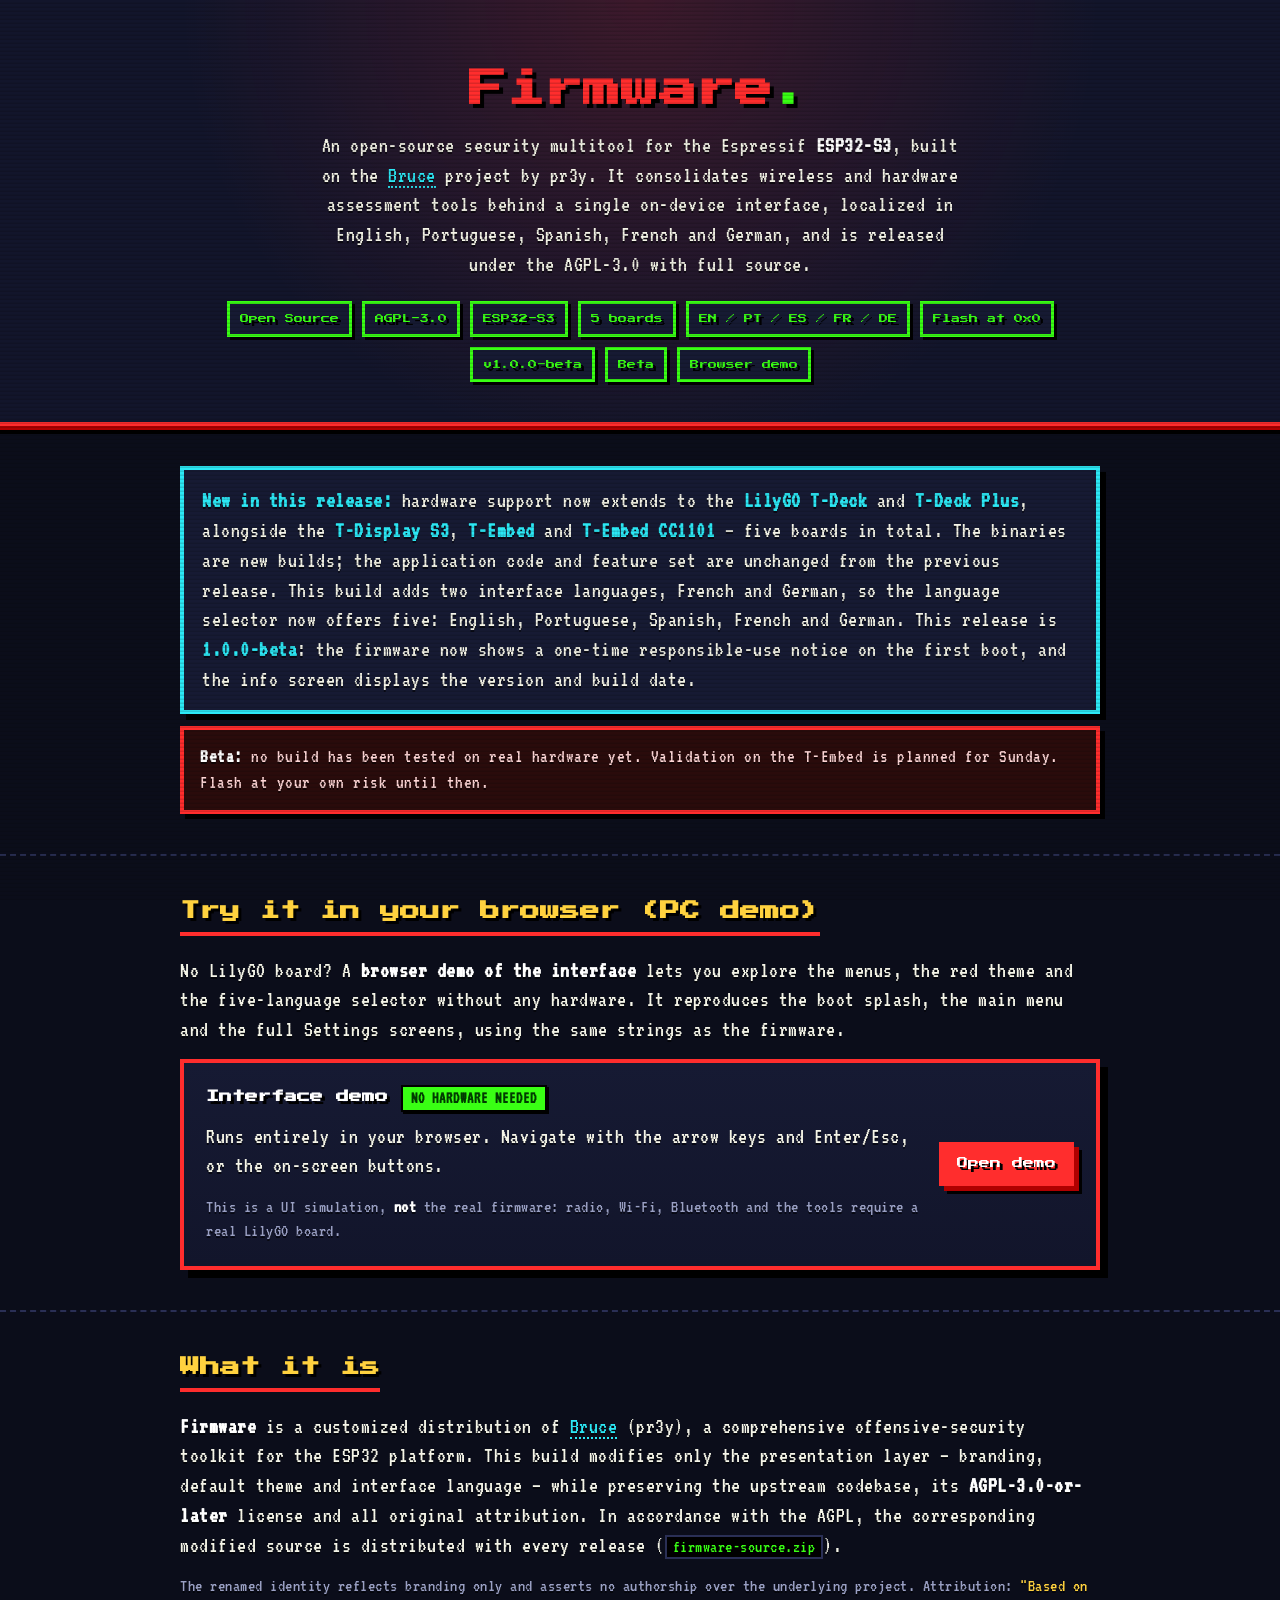
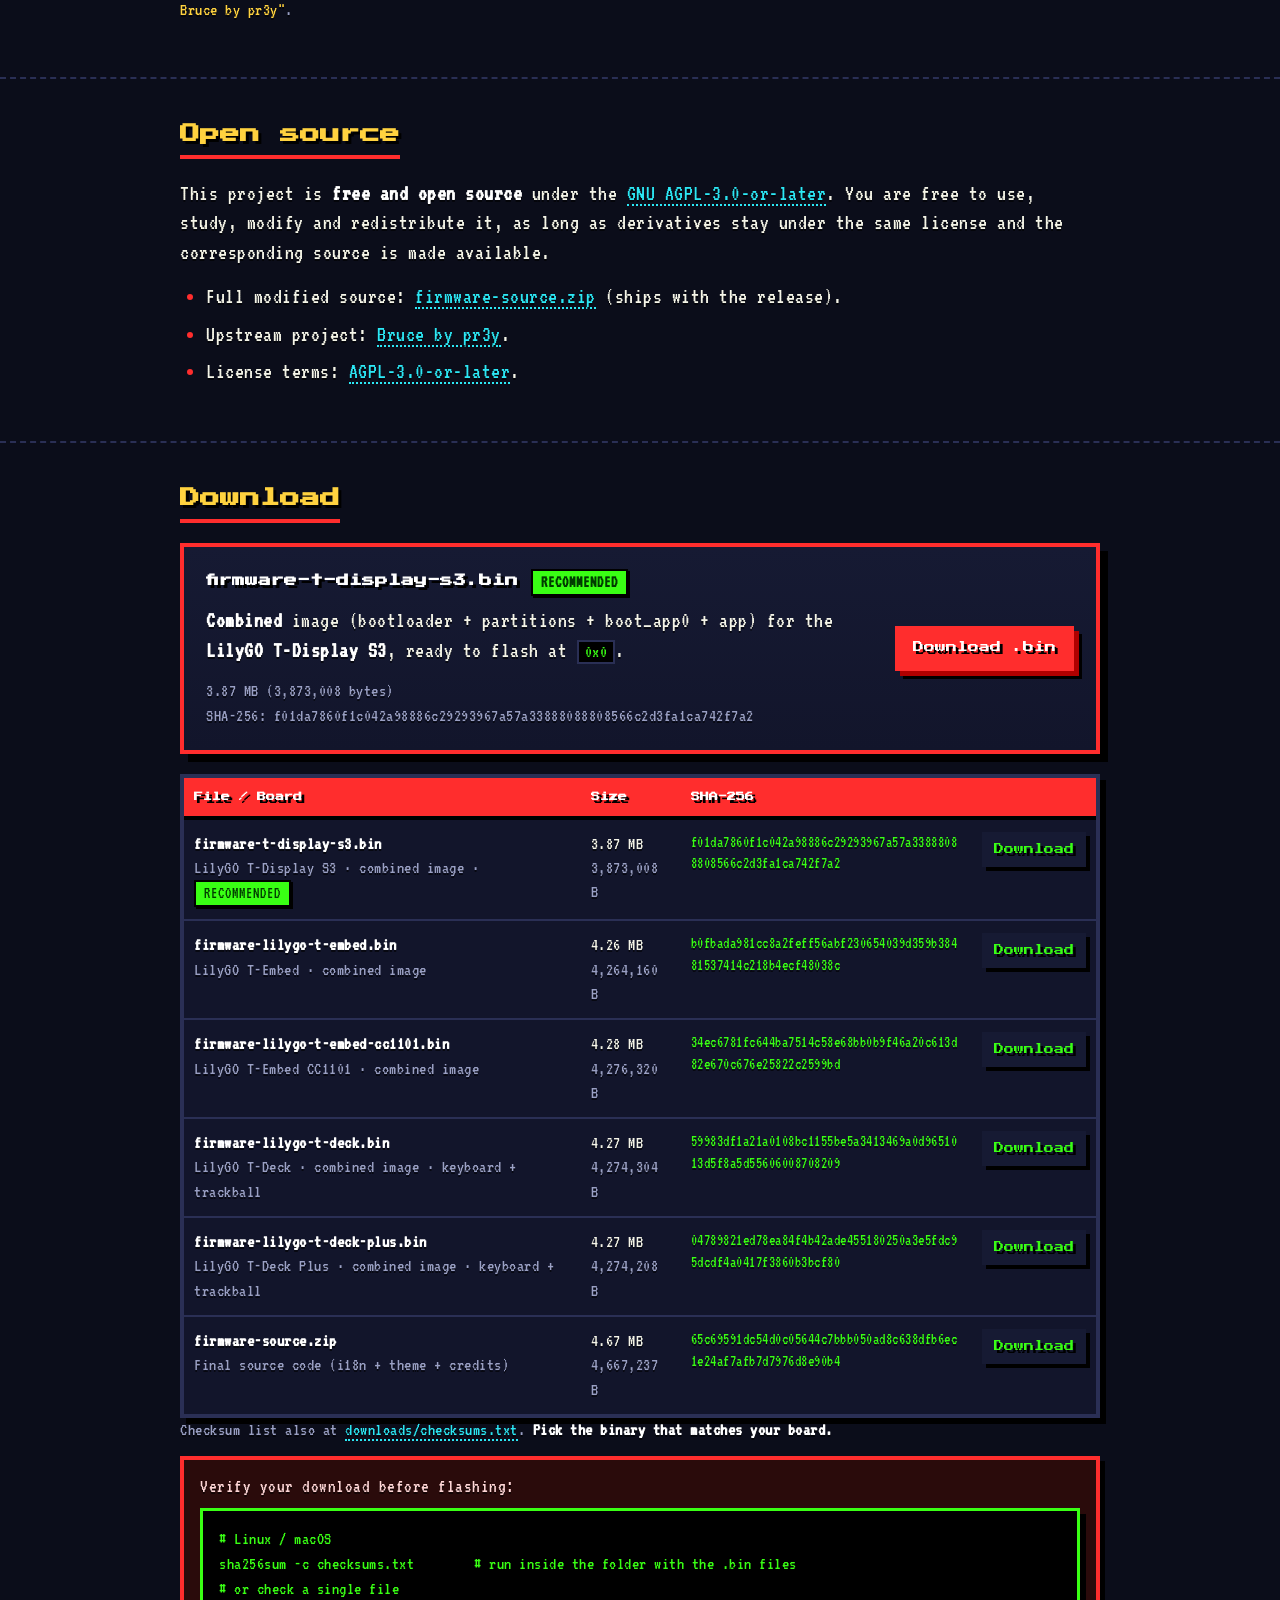
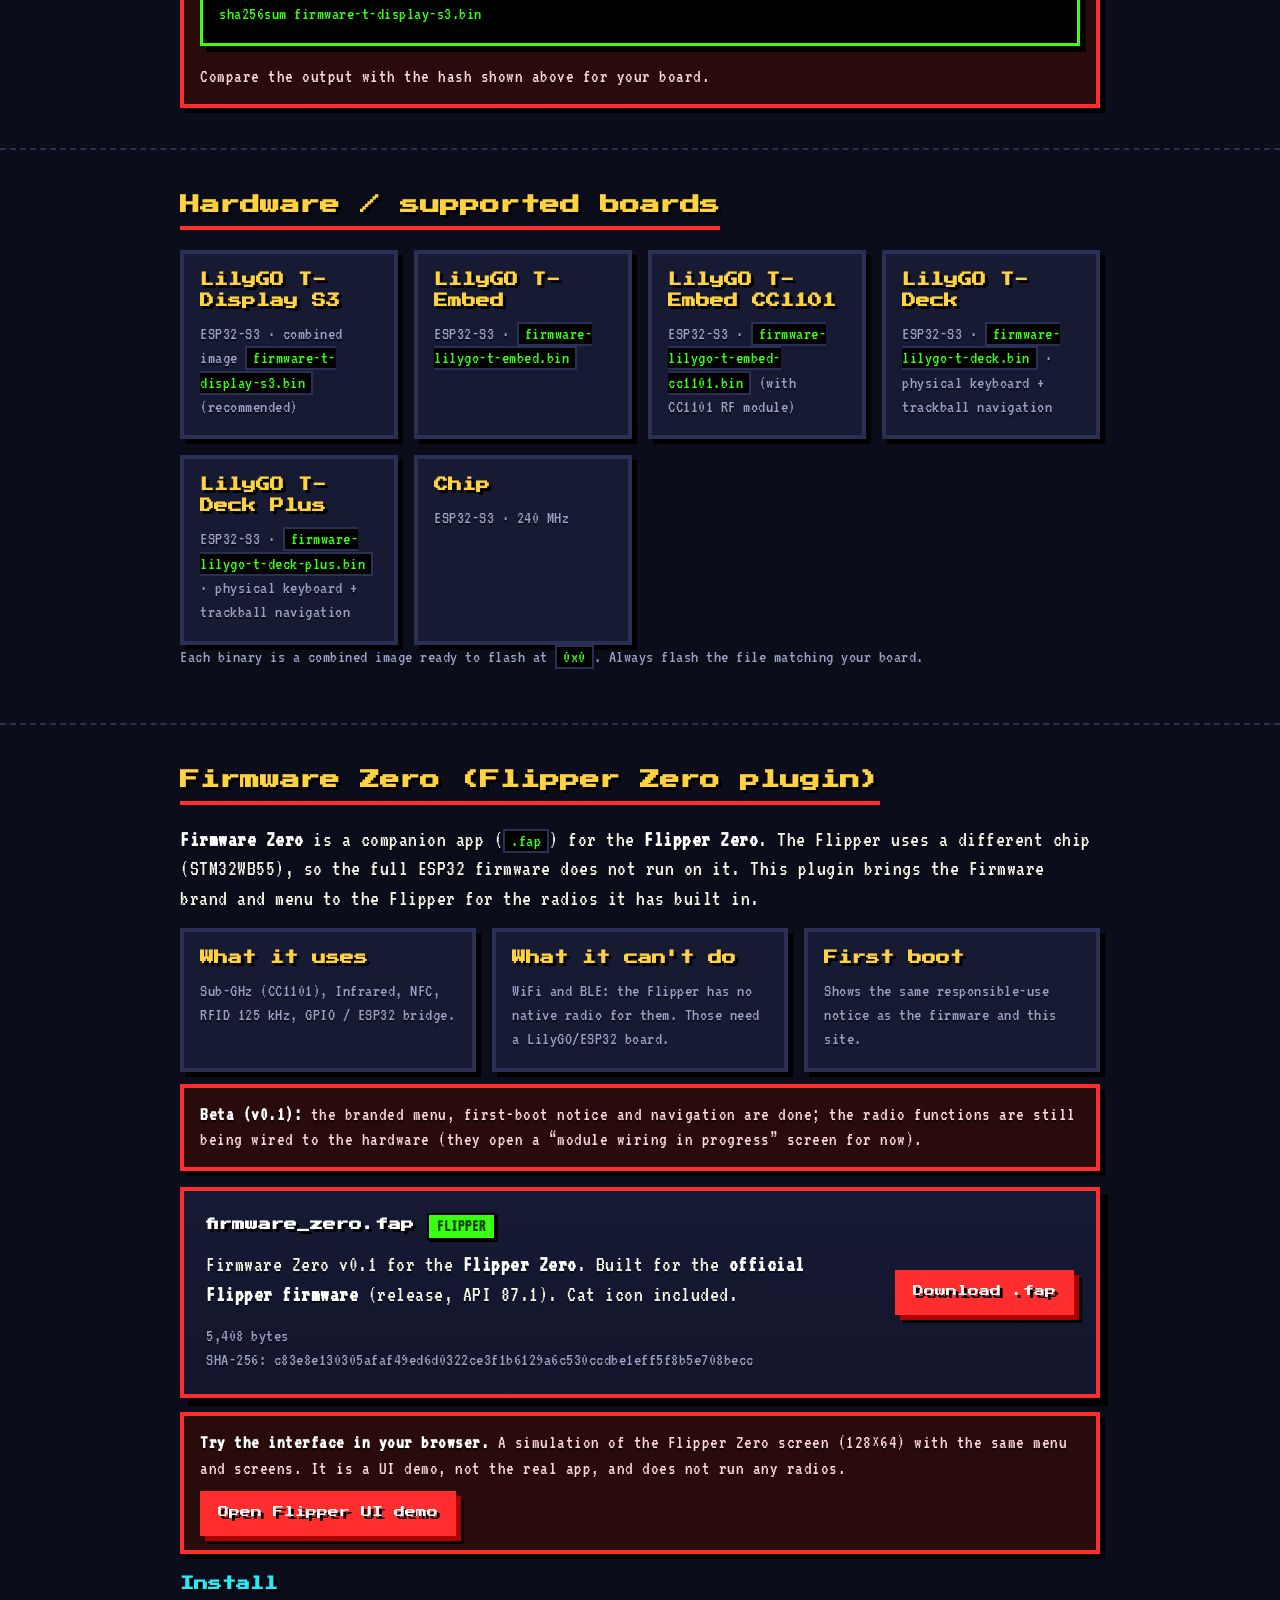
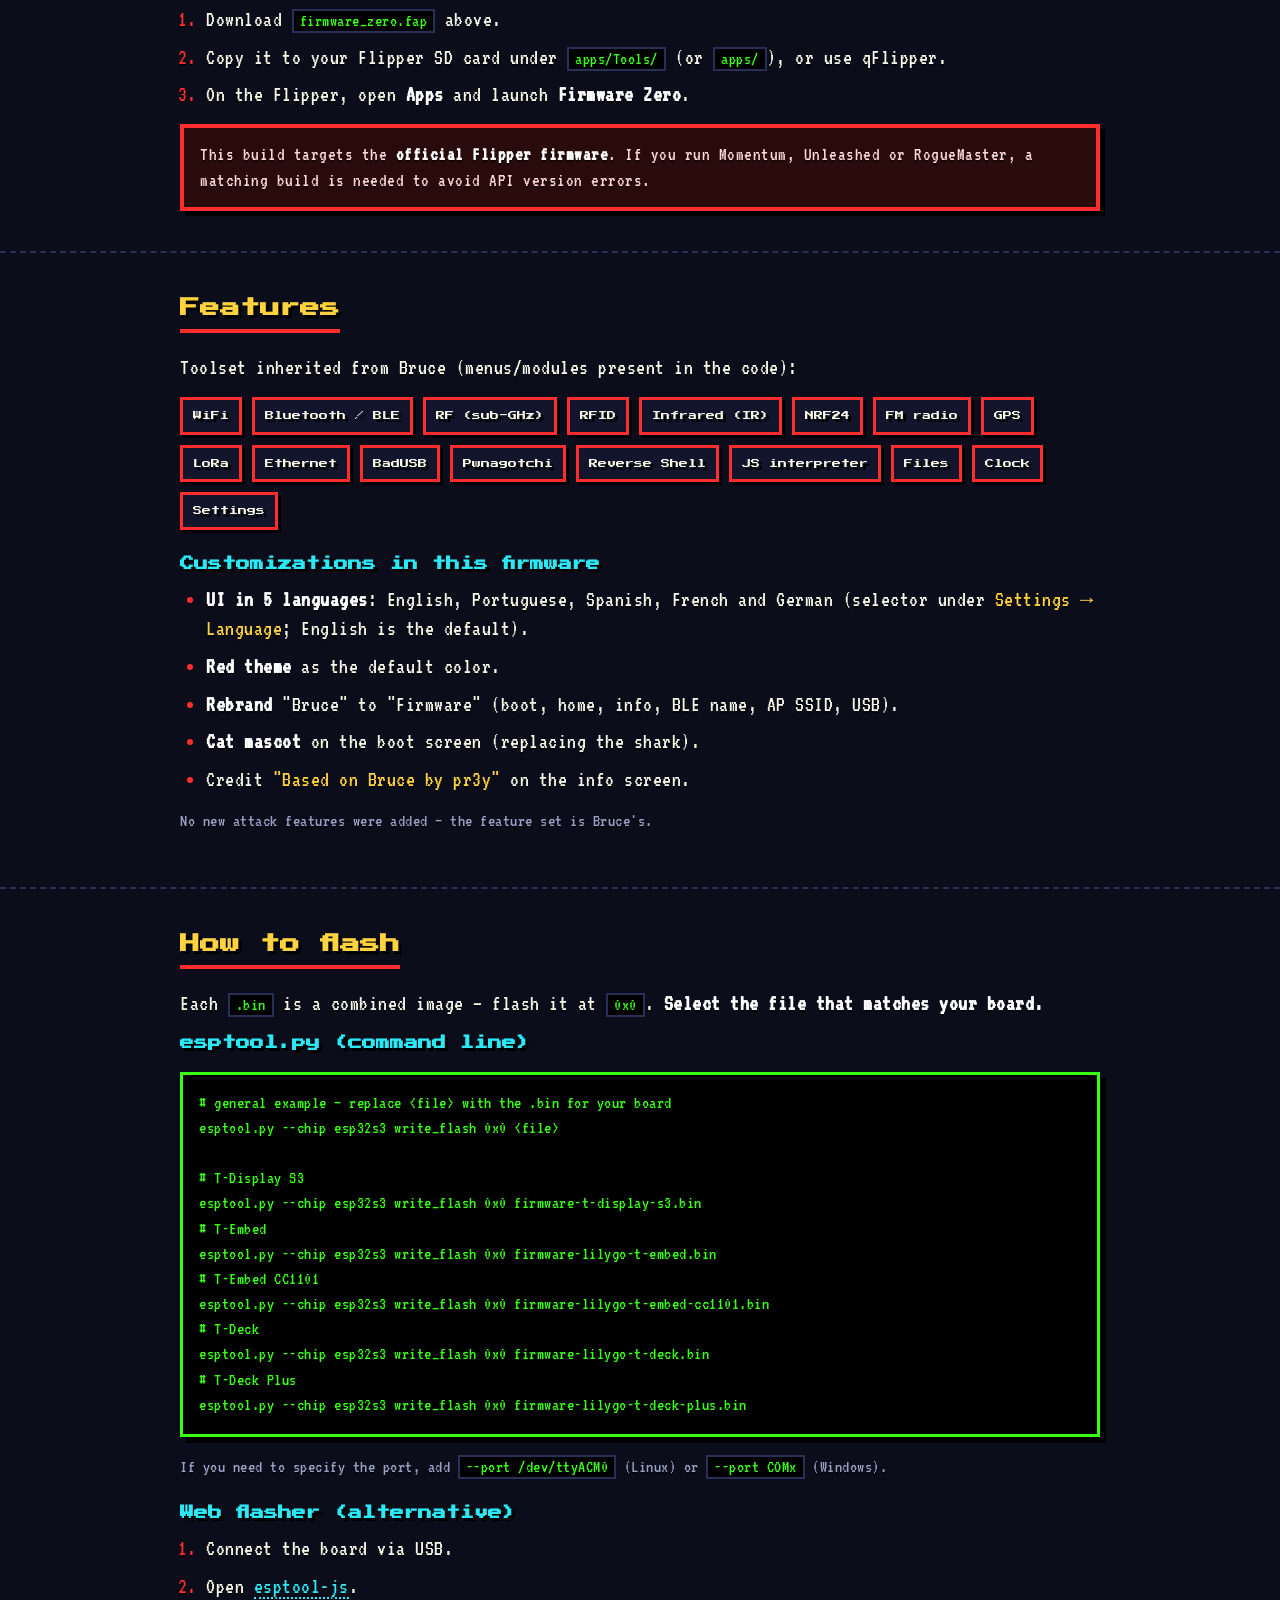
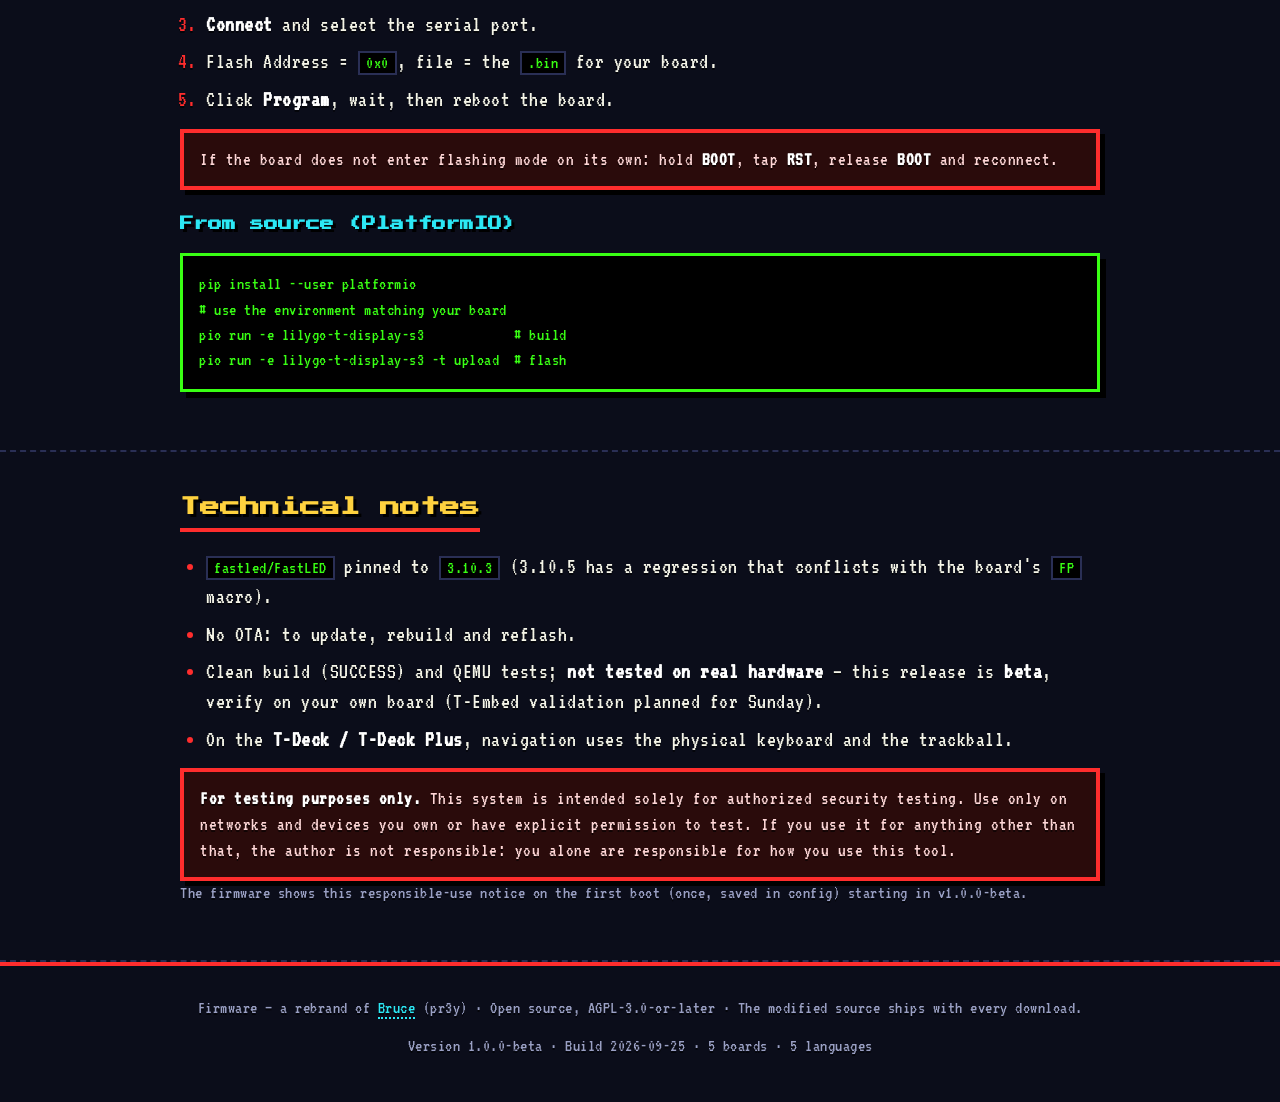
<file: index.html>
<!DOCTYPE html>
<html lang="en">
<head>
<meta charset="utf-8">
<meta name="viewport" content="width=device-width, initial-scale=1">
<title>Firmware — ESP32-S3 multitool (based on Bruce)</title>
<meta name="description" content="Firmware is an open-source security multitool for the Espressif ESP32-S3, built on the Bruce project by pr3y. It targets five LilyGO boards (T-Display S3, T-Embed, T-Embed CC1101, T-Deck and T-Deck Plus), ships a five-language (EN/PT/ES/FR/DE) interface, and is distributed under the AGPL-3.0 with full source. Downloads and flashing instructions included.">
<link rel="preconnect" href="https://fonts.googleapis.com">
<link rel="preconnect" href="https://fonts.gstatic.com" crossorigin>
<link href="https://fonts.googleapis.com/css2?family=Press+Start+2P&family=VT323&display=swap" rel="stylesheet">
<link rel="stylesheet" href="style.css?v=3">
</head>
<body>
<header>
  <div class="container">
    <h1>Firmware<span class="accent">.</span></h1>
    <p class="tagline">An open-source security multitool for the Espressif
      <strong>ESP32-S3</strong>, built on the <a href="https://github.com/pr3y/Bruce">Bruce</a>
      project by pr3y. It consolidates wireless and hardware assessment tools behind a single
      on-device interface, localized in English, Portuguese, Spanish, French and German, and is released under
      the AGPL-3.0 with full source.</p>
    <div class="badges">
      <span class="badge">Open Source</span>
      <span class="badge">AGPL-3.0</span>
      <span class="badge">ESP32-S3</span>
      <span class="badge">5 boards</span>
      <span class="badge">EN / PT / ES / FR / DE</span>
      <span class="badge">Flash at 0x0</span>
      <span class="badge">v1.0.0-beta</span>
      <span class="badge">Beta</span>
      <span class="badge">Browser demo</span>
    </div>
  </div>
</header>

<section id="news">
  <div class="container">
    <div class="note">
      <strong>New in this release:</strong> hardware support now extends to the
      <strong>LilyGO T-Deck</strong> and <strong>T-Deck Plus</strong>, alongside the
      <strong>T-Display S3</strong>, <strong>T-Embed</strong> and <strong>T-Embed CC1101</strong>
      &mdash; five boards in total. The binaries are new builds; the application code and feature set
      are unchanged from the previous release. This build adds two interface languages,
      French and German, so the language selector now offers five: English, Portuguese, Spanish, French and German.
      This release is <strong>1.0.0-beta</strong>: the firmware now shows a one-time responsible-use notice on the
      first boot, and the info screen displays the version and build date.
    </div>
    <div class="warn" style="margin-top:12px">
      <strong>Beta:</strong> no build has been tested on real hardware yet. Validation on the
      T-Embed is planned for Sunday. Flash at your own risk until then.
    </div>
  </div>
</section>

<section id="demo">
  <div class="container">
    <h2>Try it in your browser (PC demo)</h2>
    <p>No LilyGO board? A <strong>browser demo of the interface</strong> lets you explore the
      menus, the red theme and the five-language selector without any hardware. It reproduces the
      boot splash, the main menu and the full Settings screens, using the same strings as the
      firmware.</p>
    <div class="dl-primary">
      <div class="info">
        <h3>Interface demo <span class="tag new">NO HARDWARE NEEDED</span></h3>
        <p>Runs entirely in your browser. Navigate with the arrow keys and Enter/Esc, or the
          on-screen buttons.</p>
        <div class="meta">This is a UI simulation, <strong>not</strong> the real firmware:
          radio, Wi-Fi, Bluetooth and the tools require a real LilyGO board.</div>
      </div>
      <a class="btn" href="demo/" target="_blank" rel="noopener">Open demo</a>
    </div>
  </div>
</section>

<section id="what">
  <div class="container">
    <h2>What it is</h2>
    <p><strong>Firmware</strong> is a customized distribution of
      <a href="https://github.com/pr3y/Bruce">Bruce</a> (pr3y), a comprehensive offensive-security
      toolkit for the ESP32 platform. This build modifies only the presentation layer — branding,
      default theme and interface language — while preserving the upstream codebase, its
      <strong>AGPL-3.0-or-later</strong> license and all original attribution. In accordance with
      the AGPL, the corresponding modified source is distributed with every release
      (<code>firmware-source.zip</code>).</p>
    <p class="meta">The renamed identity reflects branding only and asserts no authorship over the
      underlying project. Attribution: <em>"Based on Bruce by pr3y"</em>.</p>
  </div>
</section>

<section id="opensource">
  <div class="container">
    <h2>Open source</h2>
    <p>This project is <strong>free and open source</strong> under the
      <a href="https://www.gnu.org/licenses/agpl-3.0.html">GNU AGPL-3.0-or-later</a>.
      You are free to use, study, modify and redistribute it, as long as derivatives stay
      under the same license and the corresponding source is made available.</p>
    <ul>
      <li>Full modified source: <a href="downloads/firmware-source.zip">firmware-source.zip</a> (ships with the release).</li>
      <li>Upstream project: <a href="https://github.com/pr3y/Bruce">Bruce by pr3y</a>.</li>
      <li>License terms: <a href="https://www.gnu.org/licenses/agpl-3.0.html">AGPL-3.0-or-later</a>.</li>
    </ul>
  </div>
</section>

<section id="download">
  <div class="container">
    <h2>Download</h2>

    <div class="dl-primary">
      <div class="info">
        <h3>firmware-t-display-s3.bin <span class="tag new">RECOMMENDED</span></h3>
        <p><strong>Combined</strong> image (bootloader + partitions + boot_app0 + app)
          for the <strong>LilyGO T-Display S3</strong>, ready to flash at <code>0x0</code>.</p>
        <div class="meta">3.87&nbsp;MB (3,873,008 bytes)<br>
          SHA-256: f01da7860f1c042a98886c29293967a57a33888088808566c2d3fa1ca742f7a2</div>
      </div>
      <a class="btn" href="downloads/firmware-t-display-s3.bin" download>Download .bin</a>
    </div>

    <table style="margin-top:20px">
      <tr>
        <th>File / Board</th>
        <th>Size</th>
        <th>SHA-256</th>
        <th></th>
      </tr>
      <tr>
        <td>
          <strong>firmware-t-display-s3.bin</strong><br>
          <span class="tmeta">LilyGO T-Display S3 · combined image · <span class="tag new">recommended</span></span>
        </td>
        <td>3.87&nbsp;MB<br><span class="tmeta">3,873,008 B</span></td>
        <td class="hash">f01da7860f1c042a98886c29293967a57a33888088808566c2d3fa1ca742f7a2</td>
        <td><a class="btn sec" href="downloads/firmware-t-display-s3.bin" download>Download</a></td>
      </tr>
      <tr>
        <td>
          <strong>firmware-lilygo-t-embed.bin</strong><br>
          <span class="tmeta">LilyGO T-Embed · combined image</span>
        </td>
        <td>4.26&nbsp;MB<br><span class="tmeta">4,264,160 B</span></td>
        <td class="hash">b0fbada981cc8a2feff56abf230654039d359b38481537414c218b4ecf48038c</td>
        <td><a class="btn sec" href="downloads/firmware-lilygo-t-embed.bin" download>Download</a></td>
      </tr>
      <tr>
        <td>
          <strong>firmware-lilygo-t-embed-cc1101.bin</strong><br>
          <span class="tmeta">LilyGO T-Embed CC1101 · combined image</span>
        </td>
        <td>4.28&nbsp;MB<br><span class="tmeta">4,276,320 B</span></td>
        <td class="hash">34ec6781fc644ba7514c58e68bb0b9f46a20c613d82e670c676e25822c2599bd</td>
        <td><a class="btn sec" href="downloads/firmware-lilygo-t-embed-cc1101.bin" download>Download</a></td>
      </tr>
      <tr>
        <td>
          <strong>firmware-lilygo-t-deck.bin</strong><br>
          <span class="tmeta">LilyGO T-Deck &middot; combined image &middot; keyboard + trackball</span>
        </td>
        <td>4.27&nbsp;MB<br><span class="tmeta">4,274,304 B</span></td>
        <td class="hash">59983df1a21a0108bc1155be5a3413469a0d9651013d5f8a5d55606008708209</td>
        <td><a class="btn sec" href="downloads/firmware-lilygo-t-deck.bin" download>Download</a></td>
      </tr>
      <tr>
        <td>
          <strong>firmware-lilygo-t-deck-plus.bin</strong><br>
          <span class="tmeta">LilyGO T-Deck Plus &middot; combined image &middot; keyboard + trackball</span>
        </td>
        <td>4.27&nbsp;MB<br><span class="tmeta">4,274,208 B</span></td>
        <td class="hash">04789821ed78ea84f4b42ade455180250a3e5fdc95dcdf4a0417f3860b3bcf80</td>
        <td><a class="btn sec" href="downloads/firmware-lilygo-t-deck-plus.bin" download>Download</a></td>
      </tr>
      <tr>
        <td>
          <strong>firmware-source.zip</strong><br>
          <span class="tmeta">Final source code (i18n + theme + credits)</span>
        </td>
        <td>4.67&nbsp;MB<br><span class="tmeta">4,667,237 B</span></td>
        <td class="hash">65c69591dc54d0c05644c7bbb050ad8c638dfb6ec1e24af7afb7d7976d8e90b4</td>
        <td><a class="btn sec" href="downloads/firmware-source.zip" download>Download</a></td>
      </tr>
    </table>
    <p class="meta">Checksum list also at
      <a href="downloads/checksums.txt">downloads/checksums.txt</a>.
      <strong>Pick the binary that matches your board.</strong></p>
    <div class="warn" style="margin-top:12px">Verify your download before flashing:
      <pre style="margin-top:8px"><code># Linux / macOS
sha256sum -c checksums.txt        # run inside the folder with the .bin files
# or check a single file
sha256sum firmware-t-display-s3.bin</code></pre>
      Compare the output with the hash shown above for your board.</div>
  </div>
</section>

<section id="hardware">
  <div class="container">
    <h2>Hardware / supported boards</h2>
    <div class="grid">
      <div class="card"><h3>LilyGO T-Display S3</h3><p>ESP32-S3 · combined image <code>firmware-t-display-s3.bin</code> (recommended)</p></div>
      <div class="card"><h3>LilyGO T-Embed</h3><p>ESP32-S3 · <code>firmware-lilygo-t-embed.bin</code></p></div>
      <div class="card"><h3>LilyGO T-Embed CC1101</h3><p>ESP32-S3 · <code>firmware-lilygo-t-embed-cc1101.bin</code> (with CC1101 RF module)</p></div>
      <div class="card"><h3>LilyGO T-Deck</h3><p>ESP32-S3 · <code>firmware-lilygo-t-deck.bin</code> · physical keyboard + trackball navigation</p></div>
      <div class="card"><h3>LilyGO T-Deck Plus</h3><p>ESP32-S3 · <code>firmware-lilygo-t-deck-plus.bin</code> · physical keyboard + trackball navigation</p></div>
      <div class="card"><h3>Chip</h3><p>ESP32-S3 · 240&nbsp;MHz</p></div>
    </div>
    <p class="meta">Each binary is a combined image ready to flash at <code>0x0</code>.
      Always flash the file matching your board.</p>
  </div>
</section>

<section id="flipper">
  <div class="container">
    <h2>Firmware Zero (Flipper Zero plugin)</h2>
    <p><strong>Firmware Zero</strong> is a companion app (<code>.fap</code>) for the
      <strong>Flipper Zero</strong>. The Flipper uses a different chip (STM32WB55), so the
      full ESP32 firmware does not run on it. This plugin brings the Firmware brand and menu
      to the Flipper for the radios it has built in.</p>
    <div class="grid">
      <div class="card"><h3>What it uses</h3><p>Sub-GHz (CC1101), Infrared, NFC, RFID 125&nbsp;kHz, GPIO / ESP32 bridge.</p></div>
      <div class="card"><h3>What it can't do</h3><p>WiFi and BLE: the Flipper has no native radio for them. Those need a LilyGO/ESP32 board.</p></div>
      <div class="card"><h3>First boot</h3><p>Shows the same responsible-use notice as the firmware and this site.</p></div>
    </div>
    <div class="warn" style="margin-top:12px">
      <strong>Beta (v0.1):</strong> the branded menu, first-boot notice and navigation are done;
      the radio functions are still being wired to the hardware (they open a
      &ldquo;module wiring in progress&rdquo; screen for now).
    </div>

    <div class="dl-primary" style="margin-top:16px">
      <div class="info">
        <h3>firmware_zero.fap <span class="tag new">FLIPPER</span></h3>
        <p>Firmware Zero v0.1 for the <strong>Flipper Zero</strong>. Built for the
          <strong>official Flipper firmware</strong> (release, API 87.1). Cat icon included.</p>
        <div class="meta">5,408 bytes<br>
          SHA-256: c83e8e130305afaf49ed6d0322ce3f1b6129a6c530ccdbe1eff5f8b5e708becc</div>
      </div>
      <a class="btn" href="downloads/firmware_zero.fap" download>Download .fap</a>
    </div>

    <div class="warn" style="margin-top:14px">
      <strong>Try the interface in your browser.</strong> A simulation of the Flipper Zero
      screen (128&times;64) with the same menu and screens. It is a UI demo, not the real app,
      and does not run any radios.
      <div style="margin-top:10px"><a class="btn" href="flipper-demo/">Open Flipper UI demo</a></div>
    </div>

    <h3 style="margin-top:20px">Install</h3>
    <ol>
      <li>Download <code>firmware_zero.fap</code> above.</li>
      <li>Copy it to your Flipper SD card under <code>apps/Tools/</code> (or <code>apps/</code>), or use qFlipper.</li>
      <li>On the Flipper, open <strong>Apps</strong> and launch <strong>Firmware Zero</strong>.</li>
    </ol>
    <div class="warn" style="margin-top:12px">
      This build targets the <strong>official Flipper firmware</strong>. If you run
      Momentum, Unleashed or RogueMaster, a matching build is needed to avoid API version errors.
    </div>
  </div>
</section>

<section id="features">
  <div class="container">
    <h2>Features</h2>
    <p>Toolset inherited from Bruce (menus/modules present in the code):</p>
    <div class="feat">
      <span class="chip">WiFi</span>
      <span class="chip">Bluetooth / BLE</span>
      <span class="chip">RF (sub-GHz)</span>
      <span class="chip">RFID</span>
      <span class="chip">Infrared (IR)</span>
      <span class="chip">NRF24</span>
      <span class="chip">FM radio</span>
      <span class="chip">GPS</span>
      <span class="chip">LoRa</span>
      <span class="chip">Ethernet</span>
      <span class="chip">BadUSB</span>
      <span class="chip">Pwnagotchi</span>
      <span class="chip">Reverse Shell</span>
      <span class="chip">JS interpreter</span>
      <span class="chip">Files</span>
      <span class="chip">Clock</span>
      <span class="chip">Settings</span>
    </div>
    <h3 style="margin-top:24px">Customizations in this firmware</h3>
    <ul>
      <li><strong>UI in 5 languages</strong>: English, Portuguese, Spanish, French and German
        (selector under <em>Settings &rarr; Language</em>; English is the default).</li>
      <li><strong>Red theme</strong> as the default color.</li>
      <li><strong>Rebrand</strong> "Bruce" to "Firmware" (boot, home, info, BLE name, AP SSID, USB).</li>
      <li><strong>Cat mascot</strong> on the boot screen (replacing the shark).</li>
      <li>Credit <em>"Based on Bruce by pr3y"</em> on the info screen.</li>
    </ul>
    <p class="meta">No new attack features were added — the feature set is Bruce's.</p>
  </div>
</section>

<section id="flash">
  <div class="container">
    <h2>How to flash</h2>
    <p>Each <code>.bin</code> is a combined image — flash it at <code>0x0</code>.
      <strong>Select the file that matches your board.</strong></p>

    <h3>esptool.py (command line)</h3>
    <pre><code># general example — replace &lt;file&gt; with the .bin for your board
esptool.py --chip esp32s3 write_flash 0x0 &lt;file&gt;

# T-Display S3
esptool.py --chip esp32s3 write_flash 0x0 firmware-t-display-s3.bin
# T-Embed
esptool.py --chip esp32s3 write_flash 0x0 firmware-lilygo-t-embed.bin
# T-Embed CC1101
esptool.py --chip esp32s3 write_flash 0x0 firmware-lilygo-t-embed-cc1101.bin
# T-Deck
esptool.py --chip esp32s3 write_flash 0x0 firmware-lilygo-t-deck.bin
# T-Deck Plus
esptool.py --chip esp32s3 write_flash 0x0 firmware-lilygo-t-deck-plus.bin</code></pre>
    <p class="meta">If you need to specify the port, add <code>--port /dev/ttyACM0</code>
      (Linux) or <code>--port COMx</code> (Windows).</p>

    <h3 style="margin-top:24px">Web flasher (alternative)</h3>
    <ol>
      <li>Connect the board via USB.</li>
      <li>Open <a href="https://espressif.github.io/esptool-js/">esptool-js</a>.</li>
      <li><strong>Connect</strong> and select the serial port.</li>
      <li>Flash Address = <code>0x0</code>, file = the <code>.bin</code> for your board.</li>
      <li>Click <strong>Program</strong>, wait, then reboot the board.</li>
    </ol>
    <div class="warn">If the board does not enter flashing mode on its own:
      hold <strong>BOOT</strong>, tap <strong>RST</strong>, release <strong>BOOT</strong> and reconnect.</div>

    <h3 style="margin-top:24px">From source (PlatformIO)</h3>
    <pre><code>pip install --user platformio
# use the environment matching your board
pio run -e lilygo-t-display-s3            # build
pio run -e lilygo-t-display-s3 -t upload  # flash</code></pre>
  </div>
</section>

<section id="notes">
  <div class="container">
    <h2>Technical notes</h2>
    <ul>
      <li><code>fastled/FastLED</code> pinned to <code>3.10.3</code> (3.10.5 has a regression that
        conflicts with the board's <code>FP</code> macro).</li>
      <li>No OTA: to update, rebuild and reflash.</li>
      <li>Clean build (SUCCESS) and QEMU tests; <strong>not tested on real hardware</strong> —
        this release is <strong>beta</strong>, verify on your own board (T-Embed validation planned for Sunday).</li>
      <li>On the <strong>T-Deck / T-Deck Plus</strong>, navigation uses the physical keyboard and the trackball.</li>
    </ul>
    <div class="warn" style="margin-top:12px">
      <strong>For testing purposes only.</strong> This system is intended solely for authorized
      security testing. Use only on networks and devices you own or have explicit permission to test.
      If you use it for anything other than that, the author is not responsible: you alone are
      responsible for how you use this tool.
    </div>
    <p class="meta">The firmware shows this responsible-use notice on the first boot (once,
      saved in config) starting in v1.0.0-beta.</p>
  </div>
</section>

<footer>
  <div class="container">
    <p>Firmware — a rebrand of <a href="https://github.com/pr3y/Bruce">Bruce</a> (pr3y) ·
      Open source, AGPL-3.0-or-later · The modified source ships with every download.</p>
    <p class="meta">Version 1.0.0-beta &middot; Build 2026-09-25 &middot; 5 boards &middot; 5 languages</p>
  </div>
</footer>
</body>
</html>
</file>
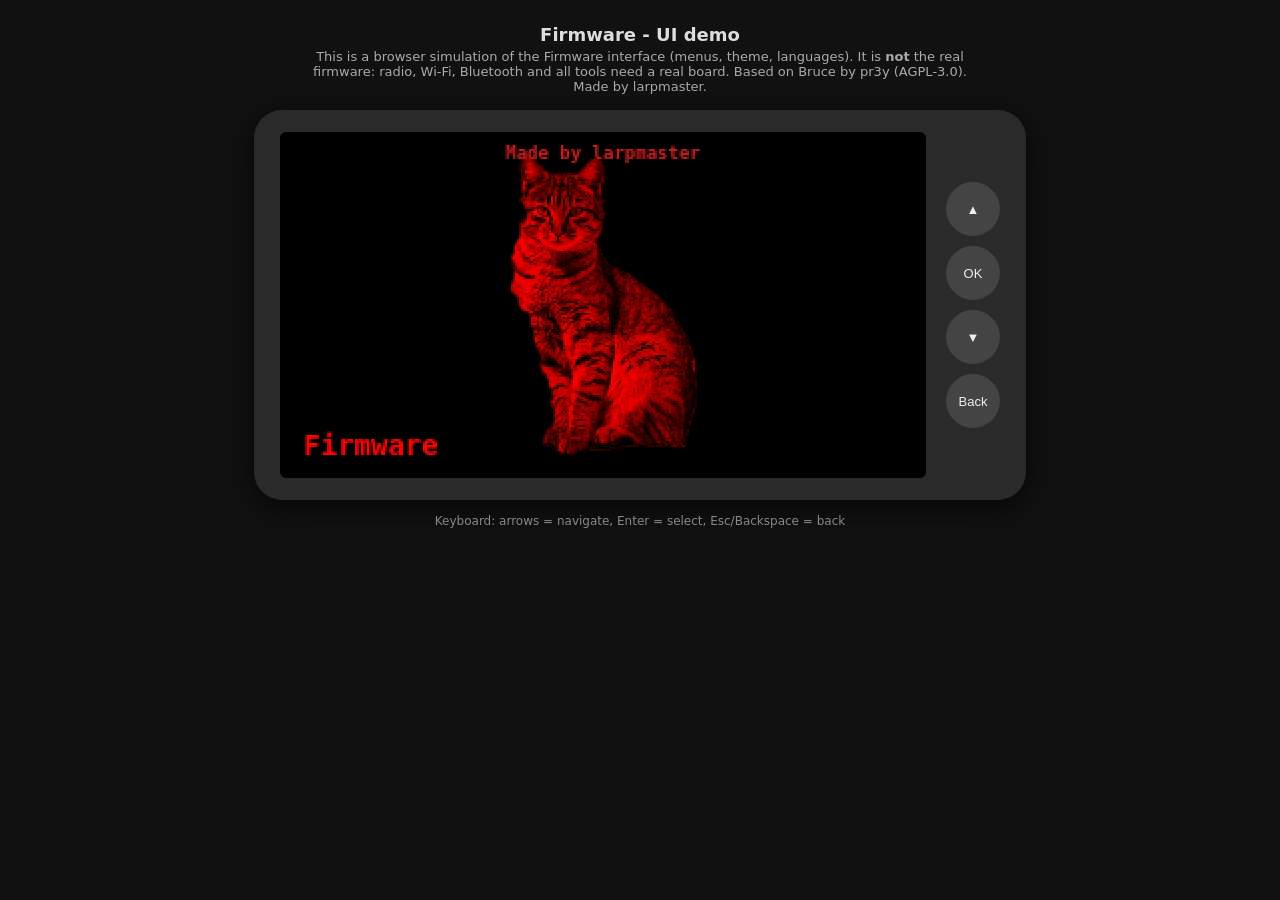
<file: demo/index.html>
<!doctype html>
<html lang="en">
<head>
<meta http-equiv="Content-Security-Policy" content="default-src 'none'; script-src 'unsafe-inline'; style-src 'unsafe-inline'; img-src data:">
<meta charset="utf-8">
<meta name="viewport" content="width=device-width, initial-scale=1">
<title>Firmware - UI demo</title>
<style>
  body{margin:0;background:#111;color:#ddd;font-family:system-ui,sans-serif;display:flex;flex-direction:column;align-items:center;padding:24px}
  h1{font-size:18px;margin:0 0 4px}
  .note{font-size:13px;color:#aaa;max-width:680px;text-align:center;margin-bottom:16px}
  .device{background:#2a2a2a;border-radius:28px;padding:22px 26px;box-shadow:0 8px 30px #000a;display:flex;align-items:center;gap:20px}
  canvas{image-rendering:pixelated;width:640px;height:340px;background:#000;border:3px solid #000;border-radius:6px;max-width:80vw;height:auto}
  .btns{display:flex;flex-direction:column;gap:10px}
  button{background:#444;color:#eee;border:0;border-radius:50%;width:54px;height:54px;font-size:13px;cursor:pointer}
  button:active{background:#666}
  .keys{font-size:12px;color:#888;margin-top:14px}
</style>
</head>
<body>
<h1>Firmware - UI demo</h1>
<div class="note">This is a browser simulation of the Firmware interface (menus, theme, languages). It is <b>not</b> the real firmware: radio, Wi-Fi, Bluetooth and all tools need a real board. Based on Bruce by pr3y (AGPL-3.0). Made by larpmaster.</div>
<div class="device">
  <canvas id="scr" width="320" height="170"></canvas>
  <div class="btns">
    <button id="bPrev">&#9650;</button>
    <button id="bSel">OK</button>
    <button id="bNext">&#9660;</button>
    <button id="bBack">Back</button>
  </div>
</div>
<div class="keys">Keyboard: arrows = navigate, Enter = select, Esc/Backspace = back</div>
<script>
const CAT_PNG="[data-uri]";
const W=320,H=170, c=document.getElementById('scr'), g=c.getContext('2d');
g.imageSmoothingEnabled=false;

// ---- settings (saved in the browser, like the config file on the board)
const S=Object.assign({lang:0,color:'#ff0000',sec:'#c81c20',sound:true,wifiStart:false,insta:false,bright:100},
  (function(){try{return JSON.parse(localStorage.getItem('fwdemo')||'{}')}catch(e){return {}}})());
const save=()=>localStorage.setItem('fwdemo',JSON.stringify(S));

// ---- translations: same strings as the firmware (EN, PT, ES, FR, DE)
const LANGS=["English","Portugues","Espanol","Francais","Deutsch"];
const T={
"Main Menu":["Main Menu","Menu Principal","Menu Principal","Menu principal","Hauptmenue"],
"Others":["Others","Outros","Otros","Autres","Andere"],
"Clock":["Clock","Relogio","Reloj","Horloge","Uhr"],
"Connect":["Connect","Conectar","Conectar","Connecter","Verbinden"],
"Files":["Files","Arquivos","Archivos","Fichiers","Dateien"],
"Config":["Config","Ajustes","Ajustes","Reglages","Einstellungen"],
"JS Interpreter":["JS Interpreter","Interpretador JS","Interprete JS","Interpreteur JS","JS-Interpreter"],
"Display & UI":["Display & UI","Tela e UI","Pantalla y UI","Ecran et UI","Anzeige & UI"],
"Audio Config":["Audio Config","Audio","Audio","Audio","Audio"],
"System Config":["System Config","Sistema","Sistema","Systeme","System"],
"Power":["Power","Energia","Energia","Energie","Energie"],
"About":["About","Sobre","Acerca de","A propos","Info"],
"Back":["Back","Voltar","Volver","Retour","Zurueck"],
"Brightness":["Brightness","Brilho","Brillo","Luminosite","Helligkeit"],
"UI Color":["UI Color","Cor da UI","Color de UI","Couleur UI","UI-Farbe"],
"Orientation":["Orientation","Orientacao","Orientacion","Orientation","Ausrichtung"],
"Sound: ":["Sound: ","Som: ","Sonido: ","Son: ","Ton: "],
"WiFi Startup: ":["WiFi Startup: ","WiFi no boot: ","WiFi al inicio: ","WiFi au demarrage: ","WiFi beim Start: "],
"Language: ":["Language: ","Idioma: ","Idioma: ","Langue: ","Sprache: "],
"Language":["Language","Idioma","Idioma","Langue","Sprache"],
"Advanced":["Advanced","Avancado","Avanzado","Avance","Erweitert"],
"Restart":["Restart","Reiniciar","Reiniciar","Redemarrer","Neustart"],
"Power Off":["Power Off","Desligar","Apagar","Eteindre","Ausschalten"],
"Sleep":["Sleep","Dormir","Dormir","Veille","Schlafen"],
"Power Off Device?":["Power Off Device?","Desligar o aparelho?","Apagar el dispositivo?","Eteindre l'appareil?","Geraet ausschalten?"],
"Yes":["Yes","Sim","Si","Oui","Ja"],
"No":["No","Nao","No","Non","Nein"],
"needs":["This feature needs\na real LilyGO board","Essa funcao precisa\nde uma placa LilyGO","Esta funcion necesita\nuna placa LilyGO","Cette fonction exige\nune carte LilyGO","Diese Funktion braucht\nein LilyGO-Board"],
};
const tr=k=>(T[k]?T[k][S.lang]:k);

const COLORS=[["Default (Red)","#ff0000","#c81c20"],["White","#ffffff","#cccccc"],["Orange","#ff8800","#ffc080"],
 ["Yellow","#ffff00","#cccc50"],["Green","#00ff00","#70bc20"],["Light Blue","#90dcf0","#d0f0f8"],["Blue","#0000ff","#0000c8"],["Purple (Bruce)","#a8007a","#c86cb0"]];

// ---- screens
const ROOT=["WiFi","BLE","RF","RFID","IR","FM","NRF24","Files","JS Interpreter","Clock","Others","Connect","Config"];
let stack=[], screen=null, rootIdx=0;
function needHw(title){ return {type:'msg',title,text:()=>tr('needs')}; }
function menu(titleKey, itemsFn){ return {type:'menu',titleKey,itemsFn,idx:0}; }

function configMenu(){ return menu('Config',()=>[
  [tr('Display & UI'),()=>push(displayMenu())],
  [tr('Audio Config'),()=>push(audioMenu())],
  [tr('System Config'),()=>push(systemMenu())],
  [tr('Power'),()=>push(powerMenu())],
  [tr('About'),()=>push(aboutScreen())],
  [tr('Main Menu'),()=>{stack=[];screen=null;}],
]);}
function displayMenu(){ return menu('Display & UI',()=>[
  [tr('Brightness')+': '+S.bright+'%',()=>{S.bright=S.bright<=25?100:S.bright-25;save();}],
  [tr('UI Color'),()=>push(colorMenu())],
  [tr('Orientation'),()=>push(needHw('Orientation'))],
  [tr('Back'),pop]]);}
function colorMenu(){ return menu('UI Color',()=>[...COLORS.map(x=>[x[0],()=>{S.color=x[1];S.sec=x[2];save();pop();}]),[tr('Back'),pop]]);}
function audioMenu(){ return menu('Audio Config',()=>[
  [tr('Sound: ')+(S.sound?'ON':'OFF'),()=>{S.sound=!S.sound;save();}],[tr('Back'),pop]]);}
function systemMenu(){ return menu('System Config',()=>[
  ['InstaBoot: '+(S.insta?'ON':'OFF'),()=>{S.insta=!S.insta;save();}],
  [tr('WiFi Startup: ')+(S.wifiStart?'ON':'OFF'),()=>{S.wifiStart=!S.wifiStart;save();}],
  [tr('Language: ')+LANGS[S.lang],()=>push(langMenu())],
  [tr('Advanced'),()=>push(needHw('Advanced'))],
  [tr('Back'),pop]]);}
function langMenu(){ const m=menu('Language',()=>LANGS.map((n,i)=>[n,()=>{S.lang=i;save();pop();}])); m.idx=S.lang; return m;}
function powerMenu(){ return menu('Power',()=>[
  [tr('Restart'),()=>{stack=[];screen=null;boot();}],
  [tr('Power Off'),()=>push(menu('Power Off Device?',()=>[[tr('Yes'),()=>{stack=[];screen={type:'off'};}],[tr('No'),pop]]))],
  [tr('Sleep'),()=>{stack=[];screen={type:'off'};}],
  [tr('Back'),pop]]);}
function aboutScreen(){ return {type:'msg',title:'About',text:()=>"Firmware (UI demo)\nBased on Bruce by pr3y\nMade by larpmaster\nwith help from Grok Bot"}; }

function push(s){ if(screen) stack.push(screen); screen=s; }
function pop(){ screen=stack.pop()||null; }

// ---- drawing
function frame(){ g.fillStyle='#000';g.fillRect(0,0,W,H); g.strokeStyle=S.color;g.lineWidth=2;g.strokeRect(3,3,W-6,H-6); }
function text(s,x,y,size,col,align='center'){ g.fillStyle=col;g.font=`bold ${size}px monospace`;g.textAlign=align;g.textBaseline='middle';g.fillText(s,x,y); }
function status(){ text('Firmware',12,14,11,S.color,'left'); text('100%',W-12,14,11,S.color,'right'); g.fillStyle=S.color;g.fillRect(8,24,W-16,1); }

function drawRoot(){
  frame(); status();
  const name=ROOT[rootIdx], label=tr(name);
  text('<',22,95,26,S.sec); text('>',W-22,95,26,S.sec);
  g.strokeStyle=S.color; g.lineWidth=3; g.strokeRect(W/2-34,50,68,50);
  text(name.slice(0,4).toUpperCase(),W/2,75,16,S.color);
  text(label,W/2,125,label.length>12?16:20,S.color);
  text((rootIdx+1)+'/'+ROOT.length,W/2,152,10,S.sec);
}
function drawMenu(m){
  frame(); const items=m.itemsFn(); if(m.idx>=items.length)m.idx=items.length-1;
  text(tr(m.titleKey),W/2,18,14,S.color); g.fillStyle=S.color;g.fillRect(8,30,W-16,1);
  const rows=6, start=Math.max(0,Math.min(m.idx-2,items.length-rows));
  for(let i=start;i<Math.min(items.length,start+rows);i++){
    const y=46+(i-start)*20;
    if(i===m.idx){ g.fillStyle=S.color;g.fillRect(10,y-9,W-20,18); text(items[i][0],20,y,12,'#000','left'); }
    else text(items[i][0],20,y,12,S.color,'left');
  }
}
function drawMsg(m){
  frame(); text(tr(m.title),W/2,20,14,S.color); g.fillStyle=S.color;g.fillRect(8,32,W-16,1);
  m.text().split('\n').forEach((l,i)=>text(l,W/2,60+i*20,12,S.color));
  text('OK / '+tr('Back'),W/2,H-16,10,S.sec);
}
const catImg=new Image(); catImg.src=CAT_PNG;
function tintedCat(){ // cat grayscale (alpha) tinted with the UI color, like the firmware blend
  const o=document.createElement('canvas');o.width=catImg.width;o.height=catImg.height;const x=o.getContext('2d');
  x.drawImage(catImg,0,0);x.globalCompositeOperation='source-in';x.fillStyle=S.color;x.fillRect(0,0,o.width,o.height);return o;}
let booting=false;
function boot(){ booting=true; screen={type:'boot'}; setTimeout(()=>{booting=false;screen=null;draw();},2600); draw(); }
function drawBoot(){
  g.fillStyle='#000';g.fillRect(0,0,W,H);
  text('Made by larpmaster',W/2,10,9,S.sec);
  if(catImg.complete&&catImg.width) g.drawImage(tintedCat(),(W-catImg.width)/2,(H-catImg.height)/2);
  text('Firmware',44,H-14,14,S.color);
}
function draw(){
  g.globalAlpha=1;
  if(!screen) drawRoot();
  else if(screen.type==='boot') drawBoot();
  else if(screen.type==='menu') drawMenu(screen);
  else if(screen.type==='msg') drawMsg(screen);
  else if(screen.type==='off'){ g.fillStyle='#000';g.fillRect(0,0,W,H); text('(off - press OK)',W/2,H/2,10,'#333'); }
  if(screen?.type!=='off'){ g.fillStyle='#000'; g.globalAlpha=(100-S.bright)/140; g.fillRect(0,0,W,H); g.globalAlpha=1; }
}

// ---- input
function beep(){ if(!S.sound) return; try{const a=new (window.AudioContext||window.webkitAudioContext)(),o=a.createOscillator(),v=a.createGain();o.frequency.value=1800;v.gain.value=0.03;o.connect(v);v.connect(a.destination);o.start();o.stop(a.currentTime+0.03);}catch(e){} }
function act(k){
  if(booting) return; beep();
  if(screen?.type==='off'){ if(k==='sel') boot(); return; }
  if(!screen){
    if(k==='prev') rootIdx=(rootIdx+ROOT.length-1)%ROOT.length;
    else if(k==='next') rootIdx=(rootIdx+1)%ROOT.length;
    else if(k==='sel') push(ROOT[rootIdx]==='Config'?configMenu():needHw(ROOT[rootIdx]));
  } else if(screen.type==='menu'){
    const n=screen.itemsFn().length;
    if(k==='prev') screen.idx=(screen.idx+n-1)%n;
    else if(k==='next') screen.idx=(screen.idx+1)%n;
    else if(k==='sel') screen.itemsFn()[screen.idx][1]();
    else if(k==='back') pop();
  } else if(screen.type==='msg'){ if(k==='sel'||k==='back') pop(); }
  draw();
}
document.addEventListener('keydown',e=>{
  const m={ArrowUp:'prev',ArrowLeft:'prev',ArrowDown:'next',ArrowRight:'next',Enter:'sel',' ':'sel',Escape:'back',Backspace:'back'}[e.key];
  if(m){e.preventDefault();act(m);}
});
bPrev.onclick=()=>act('prev');bNext.onclick=()=>act('next');bSel.onclick=()=>act('sel');bBack.onclick=()=>act('back');
catImg.onload=()=>{ if(screen?.type==='boot') draw(); };
boot();
</script>
</body>
</html>
</file>
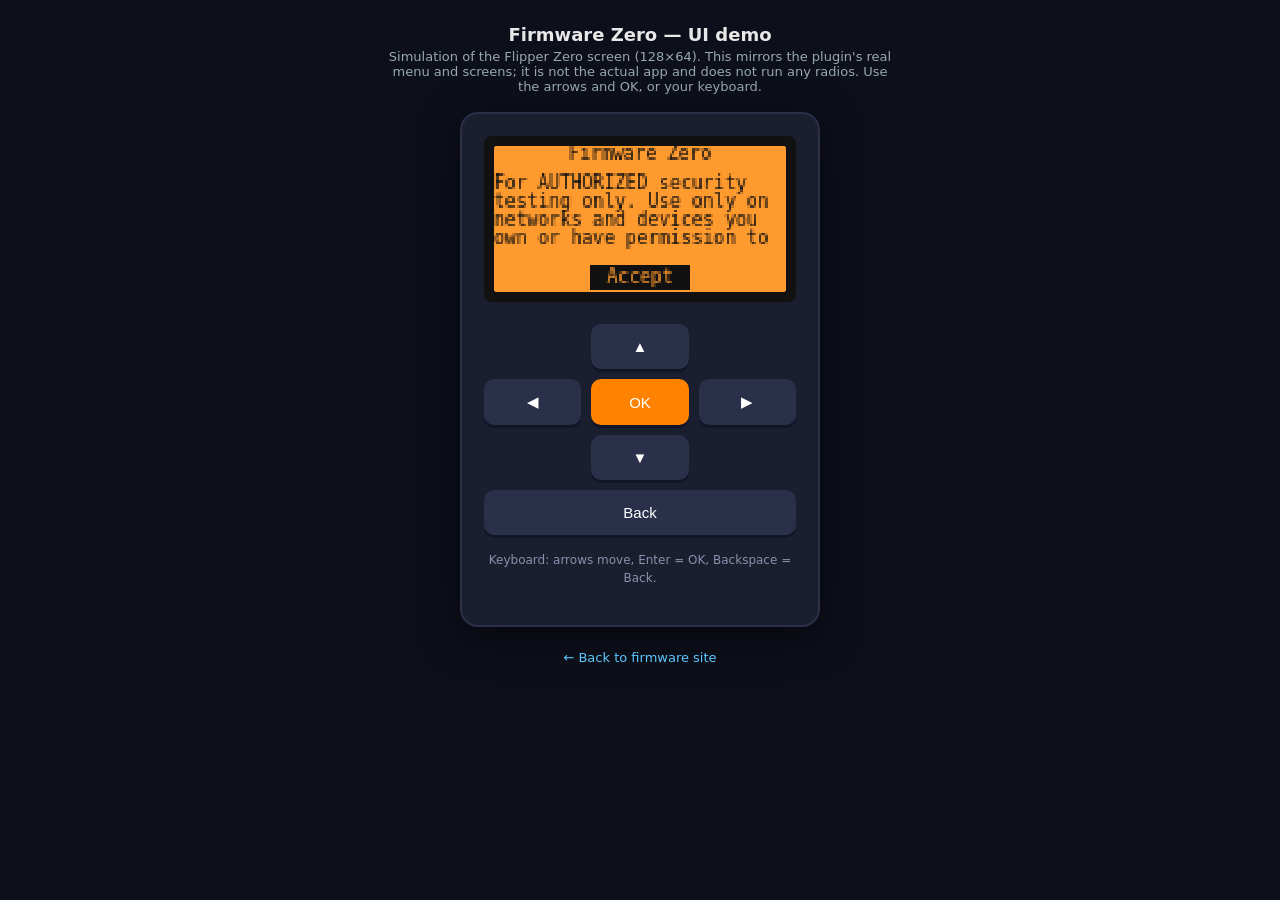
<file: flipper-demo/index.html>
<!DOCTYPE html>
<html lang="en">
<head>
<meta charset="utf-8">
<meta name="viewport" content="width=device-width, initial-scale=1">
<meta http-equiv="Content-Security-Policy" content="default-src 'none'; script-src 'unsafe-inline'; style-src 'unsafe-inline'; img-src data:">
<title>Firmware Zero - Flipper UI demo</title>
<style>
  :root{--fl:#ff8200;--fl-bg:#ff9a2e;--px:#111;}
  *{box-sizing:border-box}
  body{margin:0;background:#0d0f1a;color:#e8e8e8;font-family:system-ui,Segoe UI,Roboto,sans-serif;
       min-height:100vh;display:flex;flex-direction:column;align-items:center;justify-content:flex-start;padding:24px 16px}
  h1{font-size:18px;margin:0 0 4px}
  .sub{color:#9aa;font-size:13px;margin:0 0 18px;text-align:center;max-width:520px}
  .device{background:#1b1e2e;border:2px solid #2a2f4a;border-radius:18px;padding:22px 22px 26px;box-shadow:0 10px 40px #0008;width:360px;max-width:100%}
  /* Flipper screen: 128x64 scaled x3 = 384x192, but fit device width */
  .screen-wrap{background:#111;padding:10px;border-radius:8px}
  canvas{display:block;width:100%;height:auto;image-rendering:pixelated;background:var(--fl-bg);border-radius:3px}
  .pad{margin-top:22px;display:grid;grid-template-columns:repeat(3,1fr);gap:10px;justify-items:center}
  .pad .row{display:contents}
  button.key{background:#2a2f4a;color:#fff;border:none;border-radius:10px;width:100%;padding:14px 0;font-size:15px;cursor:pointer;
             box-shadow:0 3px 0 #121526}
  button.key:active{transform:translateY(2px);box-shadow:0 1px 0 #121526}
  button.ok{background:var(--fl)}
  .keyrow{display:flex;gap:10px;margin-top:10px}
  .keyrow button{flex:1}
  .hint{color:#8a90ad;font-size:12px;margin-top:16px;text-align:center;line-height:1.5}
  .back{margin-top:20px}
  .back a{color:#5cc8ff;font-size:13px;text-decoration:none}
</style>
</head>
<body>
  <h1>Firmware Zero &mdash; UI demo</h1>
  <p class="sub">Simulation of the Flipper Zero screen (128&times;64). This mirrors the plugin's real menu and screens; it is not the actual app and does not run any radios. Use the arrows and OK, or your keyboard.</p>

  <div class="device">
    <div class="screen-wrap">
      <canvas id="scr" width="128" height="64" aria-label="Flipper screen"></canvas>
    </div>

    <div class="pad">
      <span></span>
      <button class="key" data-k="up">&#9650;</button>
      <span></span>
      <button class="key" data-k="left">&#9664;</button>
      <button class="key ok" data-k="ok">OK</button>
      <button class="key" data-k="right">&#9654;</button>
      <span></span>
      <button class="key" data-k="down">&#9660;</button>
      <span></span>
    </div>
    <div class="keyrow">
      <button class="key" data-k="back">Back</button>
    </div>
    <p class="hint">Keyboard: arrows move, Enter = OK, Backspace = Back.</p>
  </div>

  <p class="back"><a href="../">&larr; Back to firmware site</a></p>

<script>
(function(){
  var c=document.getElementById('scr'), x=c.getContext('2d');
  var W=128,H=64;

  // State: which view. 'disclaimer' first time, else 'menu'.
  var accepted=false;
  try{ accepted = localStorage.getItem('fz_accepted')==='1'; }catch(e){ accepted=false; }
  var view = accepted ? 'menu' : 'disclaimer';
  var sel=0, scroll=0;

  var items=[
    {t:'Sub-GHz',    title:'Sub-GHz',       body:['Native CC1101 radio','(300-928 MHz).','v0.1 skeleton: module','wiring in progress.','Authorized testing only.']},
    {t:'Infrared',   title:'Infrared',      body:['Native IR TX/RX.','v0.1 skeleton: module','wiring in progress.']},
    {t:'NFC',        title:'NFC',           body:['Native NFC','(13.56 MHz).','v0.1 skeleton: module','wiring in progress.']},
    {t:'RFID 125kHz',title:'RFID 125kHz',   body:['Native low-frequency','RFID.','v0.1 skeleton: module','wiring in progress.']},
    {t:'GPIO / ESP32',title:'GPIO / ESP32', body:['For WiFi/BLE, attach an','ESP32 dev board and flash','the ESP32 build of','Firmware. The Flipper has','no native WiFi/BLE.']},
    {t:'About',      title:'Firmware Zero',  body:['Firmware Zero v0.1','by larpmasterofc','AGPL-3.0 (based on','Bruce by pr3y)','Authorized testing only.']}
  ];
  var info=null; // current info screen object
  var infoScroll=0;

  var discLines=[
    'For AUTHORIZED security',
    'testing only. Use only on',
    'networks and devices you',
    'own or have permission to',
    'test. Misuse is your sole',
    'responsibility; the author',
    'is not liable.'
  ];
  var discScroll=0;

  function clr(){ x.fillStyle='#ff9a2e'; x.fillRect(0,0,W,H); x.fillStyle='#111'; }
  function txt(s,px,py){ x.fillStyle='#111'; x.font='8px monospace'; x.textBaseline='top'; x.fillText(s,px,py); }

  function drawMenu(){
    clr();
    // header inverted bar
    x.fillStyle='#111'; x.fillRect(0,0,W,12);
    x.fillStyle='#ff9a2e'; x.font='8px monospace'; x.textBaseline='top';
    x.fillText('Firmware Zero',3,2);
    // items, 5 visible rows below header (rows ~10px)
    var rows=5, rowH=10, top=13;
    if(sel<scroll) scroll=sel;
    if(sel>scroll+rows-1) scroll=sel-rows+1;
    for(var i=0;i<rows;i++){
      var idx=scroll+i; if(idx>=items.length) break;
      var y=top+i*rowH;
      if(idx===sel){ x.fillStyle='#111'; x.fillRect(0,y,W,rowH); x.fillStyle='#ff9a2e'; }
      else { x.fillStyle='#111'; }
      x.font='8px monospace';
      x.fillText(items[idx].t, 4, y+1);
    }
    // scrollbar hint
  }

  function drawInfo(){
    clr();
    x.fillStyle='#111'; x.font='8px monospace'; x.textBaseline='top';
    // title centered
    var t=info.title; var tw=x.measureText(t).width;
    x.fillText(t, (W-tw)/2, 2);
    var top=16, lh=9, rows=5;
    for(var i=0;i<rows;i++){
      var idx=infoScroll+i; if(idx>=info.body.length) break;
      x.fillText(info.body[idx], 0, top+i*lh);
    }
  }

  function drawDisclaimer(){
    clr();
    x.fillStyle='#111'; x.font='8px monospace'; x.textBaseline='top';
    var t='Firmware Zero'; var tw=x.measureText(t).width;
    x.fillText(t,(W-tw)/2,0);
    var top=13, lh=8, rows=4;
    for(var i=0;i<rows;i++){
      var idx=discScroll+i; if(idx>=discLines.length) break;
      x.fillText(discLines[idx],0,top+i*lh);
    }
    // Accept button bottom center inverted
    var bw=44,bh=11,bx=(W-bw)/2,by=H-bh-1;
    x.fillStyle='#111'; x.fillRect(bx,by,bw,bh);
    x.fillStyle='#ff9a2e'; x.font='8px monospace';
    var bt='Accept'; var btw=x.measureText(bt).width;
    x.fillText(bt,bx+(bw-btw)/2,by+2);
  }

  function render(){
    if(view==='disclaimer') drawDisclaimer();
    else if(view==='menu') drawMenu();
    else if(view==='info') drawInfo();
  }

  function key(k){
    if(view==='disclaimer'){
      if(k==='up' && discScroll>0) discScroll--;
      else if(k==='down' && discScroll < discLines.length-4) discScroll++;
      else if(k==='ok'){ accepted=true; try{localStorage.setItem('fz_accepted','1');}catch(e){} view='menu'; }
    } else if(view==='menu'){
      if(k==='up'){ sel=(sel-1+items.length)%items.length; }
      else if(k==='down'){ sel=(sel+1)%items.length; }
      else if(k==='ok'){ info=items[sel]; infoScroll=0; view='info'; }
    } else if(view==='info'){
      if(k==='up' && infoScroll>0) infoScroll--;
      else if(k==='down' && infoScroll < info.body.length-5) infoScroll++;
      else if(k==='back'){ view='menu'; }
    }
    if(k==='back' && view==='info'){ view='menu'; }
    render();
  }

  document.querySelectorAll('button.key').forEach(function(b){
    b.addEventListener('click',function(){ key(b.getAttribute('data-k')); });
  });
  document.addEventListener('keydown',function(e){
    var m={ArrowUp:'up',ArrowDown:'down',ArrowLeft:'left',ArrowRight:'right',Enter:'ok',Backspace:'back'};
    if(m[e.key]){ e.preventDefault(); key(m[e.key]); }
  });

  render();
})();
</script>
</body>
</html>
</file>
<file: style.css>
/* ===== Firmware — estética 8-bit / retro console ===== */
:root{
  --bg:#0b0d1a;
  --bg2:#12152b;
  --panel:#161a33;
  --ink:#f5f5e8;
  --muted:#9aa0c4;
  --red:#ff2d2d;
  --red-d:#b00000;
  --green:#39ff14;
  --cyan:#2ce8f5;
  --yellow:#ffd23f;
  --line:#2a2f55;
  --px:#000;
}
*{box-sizing:border-box}
img,.logo,.ic{image-rendering:pixelated;image-rendering:crisp-edges}
html{scroll-behavior:smooth}
body{
  margin:0;
  background:var(--bg);
  color:var(--ink);
  font-family:'VT323','Courier New',monospace;
  font-size:22px;
  line-height:1.35;
  letter-spacing:.5px;
  text-shadow:0 2px 0 rgba(0,0,0,.6);
}
/* CRT scanline overlay */
body::before{
  content:"";
  position:fixed;inset:0;z-index:9999;pointer-events:none;
  background:repeating-linear-gradient(
    to bottom,
    rgba(0,0,0,0) 0px,
    rgba(0,0,0,0) 2px,
    rgba(0,0,0,.14) 3px,
    rgba(0,0,0,.14) 4px);
  mix-blend-mode:multiply;
}
.container{max-width:960px;margin:0 auto;padding:0 20px}

h1,h2,h3,.btn,.badge,.chip,.tag,th{
  font-family:'Press Start 2P','VT323',monospace;
  letter-spacing:0;
  line-height:1.5;
  text-shadow:3px 3px 0 var(--px);
}

/* ===== header ===== */
header{
  background:
    radial-gradient(circle at 50% 0%, rgba(255,45,45,.18), transparent 60%),
    var(--bg2);
  border-bottom:4px solid var(--red);
  padding:48px 0 40px;
  text-align:center;
  box-shadow:0 4px 0 var(--red-d), 0 8px 0 #000;
}
header .logo{
  font-size:64px;
  filter:drop-shadow(4px 4px 0 #000);
  animation:bob 1.2s steps(2) infinite;
}
@keyframes bob{0%,100%{transform:translateY(0)}50%{transform:translateY(-6px)}}
h1{font-size:38px;margin:14px 0 8px;color:var(--red);text-shadow:4px 4px 0 var(--px)}
h1 .accent{color:var(--green)}
.tagline{max-width:640px;margin:12px auto 0;color:var(--ink);font-size:22px}
.tagline a,a{color:var(--cyan);text-decoration:none;border-bottom:2px dotted var(--cyan)}
a:hover{color:var(--yellow);border-color:var(--yellow)}
.badges{display:flex;flex-wrap:wrap;gap:10px;justify-content:center;margin-top:22px}
.badge{
  font-size:9px;background:var(--panel);color:var(--green);
  padding:8px 10px;border:3px solid var(--green);
  box-shadow:3px 3px 0 #000;
}

/* ===== sections ===== */
section{padding:40px 0;border-bottom:2px dashed var(--line)}
h2{
  font-size:20px;color:var(--yellow);margin:0 0 20px;
  display:inline-block;padding-bottom:6px;border-bottom:4px solid var(--red);
}
h3{font-size:14px;color:var(--cyan);margin:0 0 10px}
p{margin:0 0 14px}
.meta,.tmeta{color:var(--muted);font-size:18px}
strong{color:#fff}
em{color:var(--yellow);font-style:normal}
code{
  font-family:'VT323',monospace;background:#000;color:var(--green);
  padding:1px 6px;border:2px solid var(--line);font-size:18px;
}

/* ===== note / novidades ===== */
.note{
  background:var(--panel);border:4px solid var(--cyan);
  box-shadow:6px 6px 0 #000;padding:16px 18px;
}
.note strong{color:var(--cyan)}

/* ===== download primary ===== */
.dl-primary{
  display:flex;align-items:center;gap:18px;flex-wrap:wrap;
  background:linear-gradient(180deg,var(--panel),var(--bg2));
  border:4px solid var(--red);box-shadow:8px 8px 0 #000;
  padding:22px;
}
.dl-primary .logo{font-size:52px;filter:drop-shadow(3px 3px 0 #000)}
.dl-primary .info{flex:1;min-width:240px}
.dl-primary h3{color:#fff;font-size:13px}

/* ===== buttons (NES cartridge) ===== */
.btn{
  display:inline-block;font-size:11px;
  background:var(--red);color:#fff;text-decoration:none;border:none;
  padding:14px 18px;
  box-shadow:5px 5px 0 var(--red-d), 8px 8px 0 #000;
  transition:transform .04s steps(1), box-shadow .04s steps(1);
  white-space:nowrap;
}
.btn:hover{background:#ff4d4d;border:none;color:#fff}
.btn:active{transform:translate(4px,4px);box-shadow:1px 1px 0 var(--red-d),3px 3px 0 #000}
.btn.sec{background:var(--panel);color:var(--green);box-shadow:4px 4px 0 #000;font-size:10px;padding:10px 12px}
.btn.sec:hover{background:#1d2246;color:var(--cyan)}

.tag{font-family:'VT323',monospace;font-size:16px;letter-spacing:1px;text-transform:uppercase;text-shadow:none;padding:2px 8px;border:2px solid #000;vertical-align:middle;line-height:1.2;display:inline-block}
.tag.new{background:var(--green);color:#003b00;box-shadow:2px 2px 0 #000}

/* ===== table ===== */
table{width:100%;border-collapse:separate;border-spacing:0;border:4px solid var(--line);box-shadow:6px 6px 0 #000;background:var(--bg2)}
th{background:var(--red);color:#fff;font-size:9px;text-align:left;padding:12px 10px;border-bottom:4px solid #000}
td{padding:12px 10px;border-bottom:2px solid var(--line);vertical-align:top;font-size:18px}
tr:last-child td{border-bottom:none}
.hash{font-family:'VT323',monospace;color:var(--green);font-size:16px;word-break:break-all;max-width:340px}

/* ===== grid cards ===== */
.grid{display:grid;grid-template-columns:repeat(auto-fit,minmax(200px,1fr));gap:16px}
.card{background:var(--panel);border:4px solid var(--line);box-shadow:5px 5px 0 #000;padding:16px}
.card .ic{font-size:40px;margin-bottom:8px;filter:drop-shadow(2px 2px 0 #000)}
.card h3{color:var(--yellow)}
.card p{font-size:18px;color:var(--muted);margin:0}

/* ===== feature chips ===== */
.feat{display:flex;flex-wrap:wrap;gap:10px;margin:8px 0 8px}
.chip{
  font-size:9px;background:var(--bg2);color:var(--ink);
  padding:9px 10px;border:3px solid var(--red);box-shadow:3px 3px 0 #000;
}

/* ===== lists ===== */
ul,ol{margin:0 0 14px;padding-left:26px}
li{margin:0 0 8px}
li::marker{color:var(--red)}

/* ===== code blocks (terminal) ===== */
pre{
  background:#000;color:var(--green);border:3px solid var(--green);
  box-shadow:6px 6px 0 #000;padding:16px;overflow-x:auto;
  font-family:'VT323',monospace;font-size:18px;line-height:1.4;
}
pre code{background:none;border:none;padding:0;color:inherit}

/* ===== warn ===== */
.warn{
  background:#2a0b0b;border:4px solid var(--red);color:#ffd7d7;
  box-shadow:5px 5px 0 #000;padding:14px 16px;font-size:19px;
}

/* ===== footer ===== */
footer{padding:30px 0;text-align:center;color:var(--muted);font-size:18px;border-top:4px solid var(--red)}

/* ===== responsive ===== */
@media(max-width:640px){
  body{font-size:20px}
  h1{font-size:26px}
  h2{font-size:15px}
  .hash{font-size:14px;max-width:180px}
  .dl-primary{flex-direction:column;text-align:center}
  .btn{white-space:normal}
}
</file>
